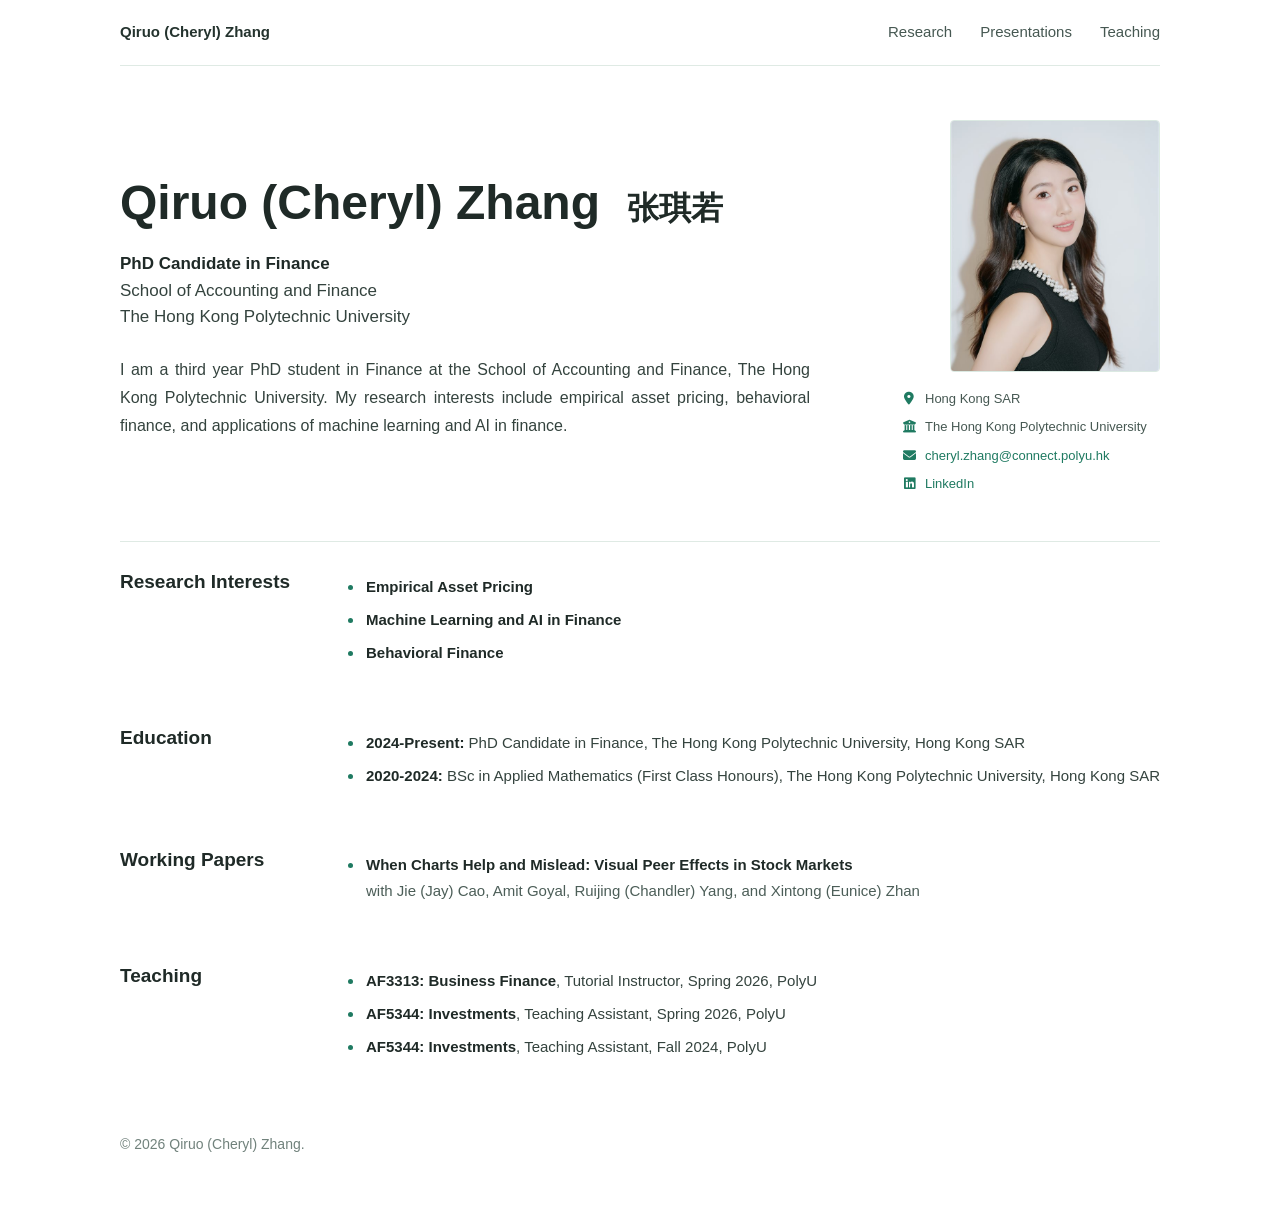
<file: index.html>
﻿<!doctype html>
<html lang="en">
<head>
  <meta charset="utf-8">
  <meta name="viewport" content="width=device-width, initial-scale=1">
  <title>Qiruo (Cheryl) Zhang</title>
  <meta name="description" content="Qiruo (Cheryl) Zhang is a Finance PhD student at The Hong Kong Polytechnic University, studying asset pricing, machine learning, AI, and behavioral finance.">
  <link rel="canonical" href="https://cheryl-qiruo-zhang.github.io/">
  <link rel="stylesheet" href="https://cdnjs.cloudflare.com/ajax/libs/font-awesome/6.5.2/css/all.min.css">
  <link rel="stylesheet" href="assets/css/style.css">
</head>
<body>
  <div class="site">
    <nav class="top-nav">
      <a class="brand" href="./">Qiruo (Cheryl) Zhang</a>
      <a href="research/">Research</a>
      <a href="presentations/">Presentations</a>
      <a href="teaching/">Teaching</a>
    </nav>

    <header class="hero">
      <div class="hero-copy">
        <h1>Qiruo (Cheryl) Zhang <span class="cn-name">张琪若</span></h1>
        <div class="academic-title">
          <p>PhD Candidate in Finance</p>
          <p>School of Accounting and Finance</p>
          <p>The Hong Kong Polytechnic University</p>
        </div>
        <p class="intro">
          I am a third year PhD student in Finance at the School of Accounting and Finance, The Hong Kong Polytechnic University.
          My research interests include empirical asset pricing, behavioral finance, and applications of machine learning and AI in finance.
        </p>
      </div>
      <div class="profile-block">
        <img class="headshot" src="assets/img/profile.jpg" alt="Qiruo (Cheryl) Zhang">
        <section class="contact-row" aria-label="Contact information">
          <span><i class="fa-solid fa-location-dot" aria-hidden="true"></i>Hong Kong SAR</span>
          <span class="no-wrap"><i class="fa-solid fa-building-columns" aria-hidden="true"></i>The Hong Kong Polytechnic University</span>
          <a href="mailto:cheryl.zhang@connect.polyu.hk"><i class="fa-solid fa-envelope" aria-hidden="true"></i>cheryl.zhang@connect.polyu.hk</a>
          <a href="https://linkedin.com/in/qiruo-zhang-477340235"><i class="fa-brands fa-linkedin" aria-hidden="true"></i>LinkedIn</a>
        </section>
      </div>
    </header>

    <main class="content">
      <section class="section section--interests">
        <h2>Research Interests</h2>
        <div class="section-body">
          <ul class="academic-list interest-list">
            <li>Empirical Asset Pricing</li>
            <li>Machine Learning and AI in Finance</li>
            <li>Behavioral Finance</li>
          </ul>
        </div>
      </section>

      <section class="section">
        <h2>Education</h2>
        <div class="section-body">
          <ul class="academic-list education-list">
            <li><strong>2024-Present:</strong> PhD Candidate in Finance, The Hong Kong Polytechnic University, Hong Kong SAR</li>
            <li><strong>2020-2024:</strong> BSc in Applied Mathematics (First Class Honours), The Hong Kong Polytechnic University, Hong Kong SAR</li>
          </ul>
        </div>
      </section>

      <section class="section">
        <h2>Working Papers</h2>
        <div class="section-body">
          <ul class="academic-list paper-list">
            <li>
              <a href="research/">When Charts Help and Mislead: Visual Peer Effects in Stock Markets</a>
              <span class="author-line">with <a href="https://sites.google.com/site/jiejaycao">Jie (Jay) Cao</a>, <a href="https://sites.google.com/view/agoyal145">Amit Goyal</a>, <a href="https://ruijingyang.github.io/">Ruijing (Chandler) Yang</a>, and <a href="https://sites.google.com/view/xintongzhan">Xintong (Eunice) Zhan</a></span>
            </li>
          </ul>
        </div>
      </section>

      <section class="section">
        <h2>Teaching</h2>
        <div class="section-body">
          <ul class="academic-list teaching-summary">
            <li><strong>AF3313: Business Finance</strong>, Tutorial Instructor, Spring 2026, PolyU</li>
            <li><strong>AF5344: Investments</strong>, Teaching Assistant, Spring 2026, PolyU</li>
            <li><strong>AF5344: Investments</strong>, Teaching Assistant, Fall 2024, PolyU</li>
          </ul>
        </div>
      </section>

      <p class="footer">© 2026 Qiruo (Cheryl) Zhang.</p>
    </main>
  </div>
</body>
</html>
</file>
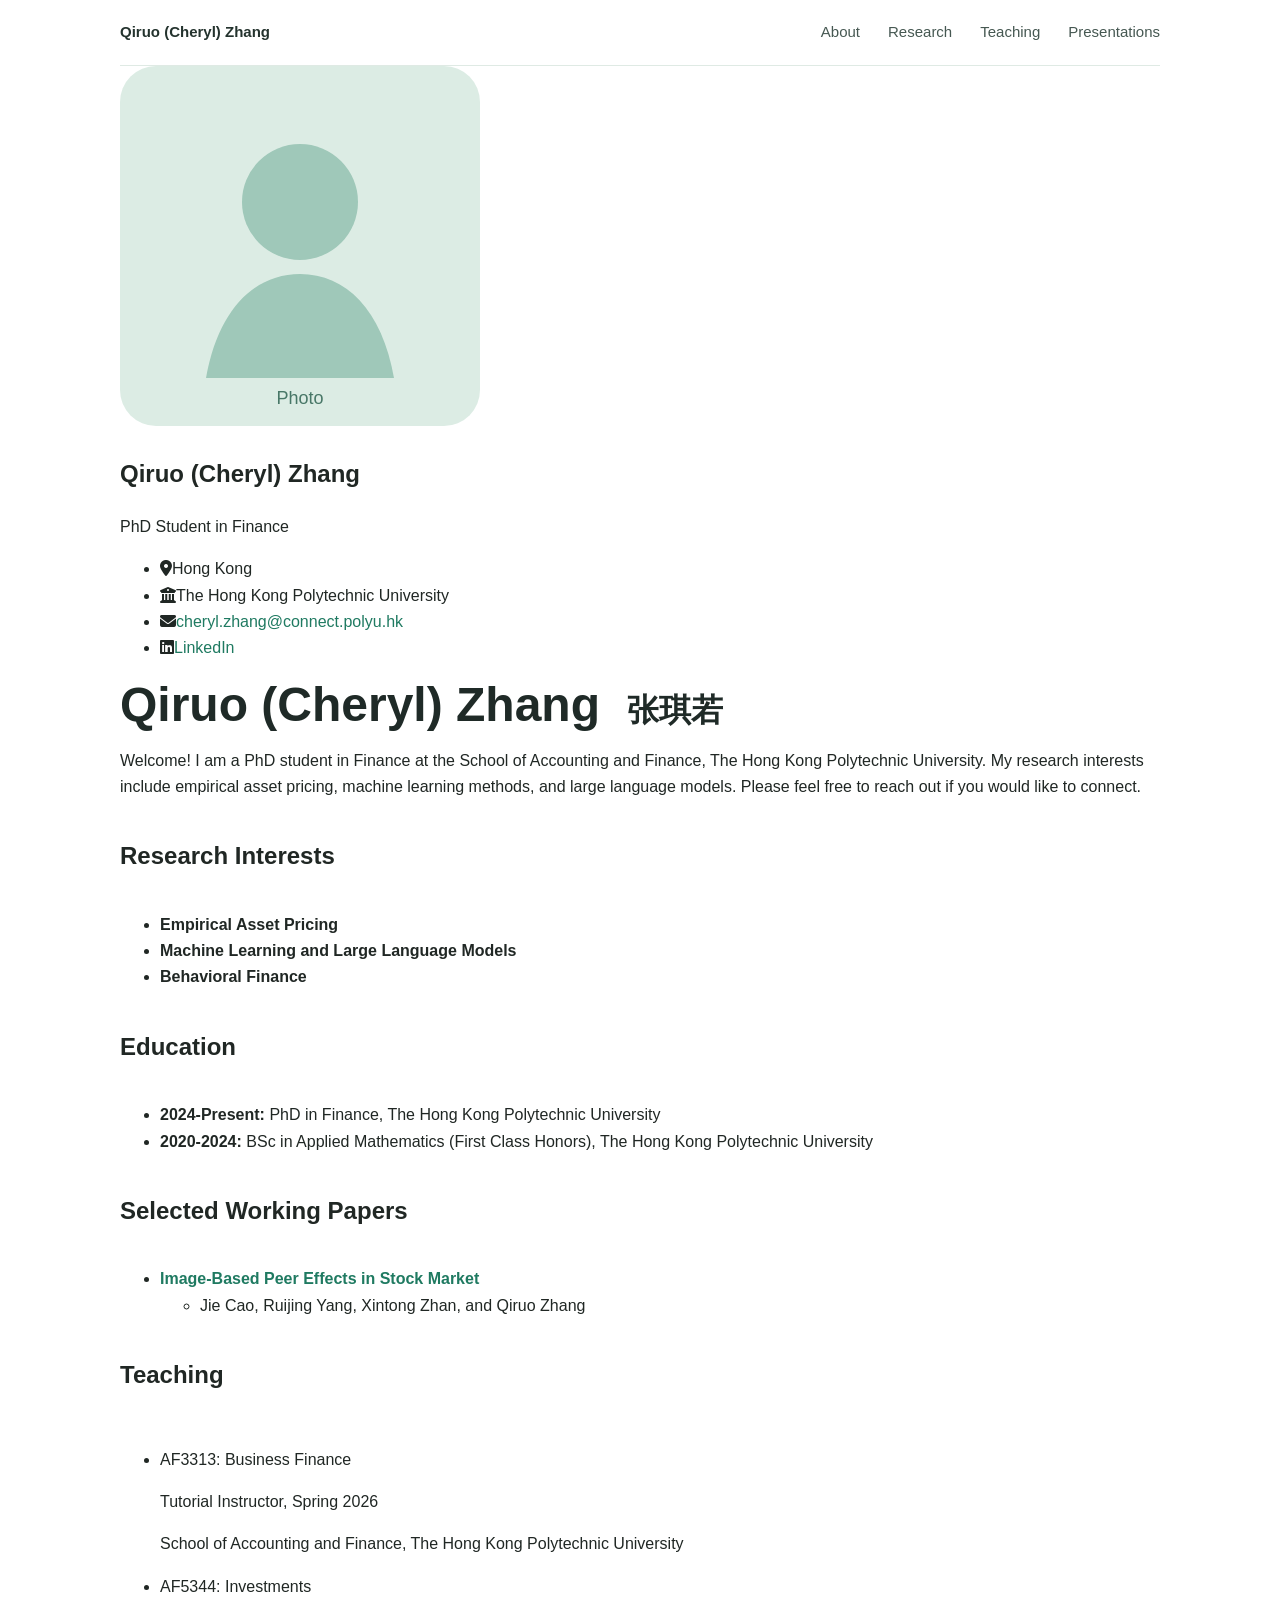
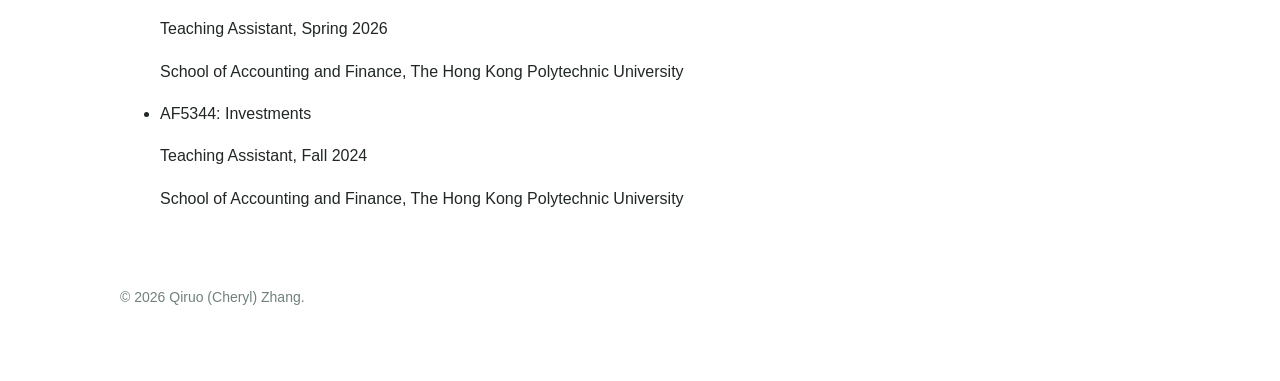
<file: about/index.html>
<!doctype html>
<html lang="zh-CN">
<head>
  <meta charset="utf-8">
  <meta name="viewport" content="width=device-width, initial-scale=1">
  <title>Qiruo (Cheryl) Zhang - Academic Homepage</title>
  <link rel="stylesheet" href="https://cdnjs.cloudflare.com/ajax/libs/font-awesome/6.5.2/css/all.min.css">
  <link rel="stylesheet" href="../assets/css/style.css">
</head>
<body>
  <div class="site">
    <nav class="top-nav">
      <a class="brand" href="../">Qiruo (Cheryl) Zhang</a>
      <a href="../">About</a>
      <a href="../research/">Research</a>
      <a href="../teaching/">Teaching</a>
      <a href="../presentations/">Presentations</a>
    </nav>

    <div class="layout">
      <aside class="sidebar">
        <img class="portrait" src="../assets/img/profile.svg" alt="Qiruo (Cheryl) Zhang">
        <h2>Qiruo (Cheryl) Zhang</h2>
        <p class="position">PhD Student in Finance</p>

        <ul class="profile-list">
          <li><i class="fa-solid fa-location-dot" aria-hidden="true"></i><span>Hong Kong</span></li>
          <li><i class="fa-solid fa-building-columns" aria-hidden="true"></i><span>The Hong Kong Polytechnic University</span></li>
          <li><i class="fa-solid fa-envelope" aria-hidden="true"></i><a href="mailto:cheryl.zhang@connect.polyu.hk">cheryl.zhang@connect.polyu.hk</a></li>
          <li><i class="fa-brands fa-linkedin" aria-hidden="true"></i><a href="https://linkedin.com/in/qiruo-zhang-477340235">LinkedIn</a></li>
        </ul>
      </aside>

      <main class="content">
        <h1>Qiruo (Cheryl) Zhang <span class="cn-name">张琪若</span></h1>

        <p>
          Welcome! I am a PhD student in Finance at the School of Accounting and Finance, The Hong Kong Polytechnic University.
          My research interests include empirical asset pricing, machine learning methods, and large language models.
          Please feel free to reach out if you would like to connect.
        </p>

        <h2>Research Interests</h2>
        <ul>
          <li><strong>Empirical Asset Pricing</strong></li>
          <li><strong>Machine Learning and Large Language Models</strong></li>
          <li><strong>Behavioral Finance</strong></li>
        </ul>

        <h2>Education</h2>
        <ul>
          <li><strong>2024-Present:</strong> PhD in Finance, The Hong Kong Polytechnic University</li>
          <li><strong>2020-2024:</strong> BSc in Applied Mathematics (First Class Honors), The Hong Kong Polytechnic University</li>
        </ul>

        <h2>Selected Working Papers</h2>
        <ul>
          <li>
            <strong><a href="../research/">Image-Based Peer Effects in Stock Market</a></strong>
            <ul>
              <li>Jie Cao, Ruijing Yang, Xintong Zhan, and Qiruo Zhang</li>
            </ul>
          </li>
        </ul>

        <h2>Teaching</h2>
        <ul class="compact-list">
          <li class="compact-item">
            <p class="compact-title">AF3313: Business Finance</p>
            <p class="compact-meta">Tutorial Instructor, Spring 2026</p>
            <p class="compact-note">School of Accounting and Finance, The Hong Kong Polytechnic University</p>
          </li>

          <li class="compact-item">
            <p class="compact-title">AF5344: Investments</p>
            <p class="compact-meta">Teaching Assistant, Spring 2026</p>
            <p class="compact-note">School of Accounting and Finance, The Hong Kong Polytechnic University</p>
          </li>

          <li class="compact-item">
            <p class="compact-title">AF5344: Investments</p>
            <p class="compact-meta">Teaching Assistant, Fall 2024</p>
            <p class="compact-note">School of Accounting and Finance, The Hong Kong Polytechnic University</p>
          </li>
        </ul>

        <p class="footer">© 2026 Qiruo (Cheryl) Zhang.</p>
      </main>
    </div>
  </div>
</body>
</html>
</file>
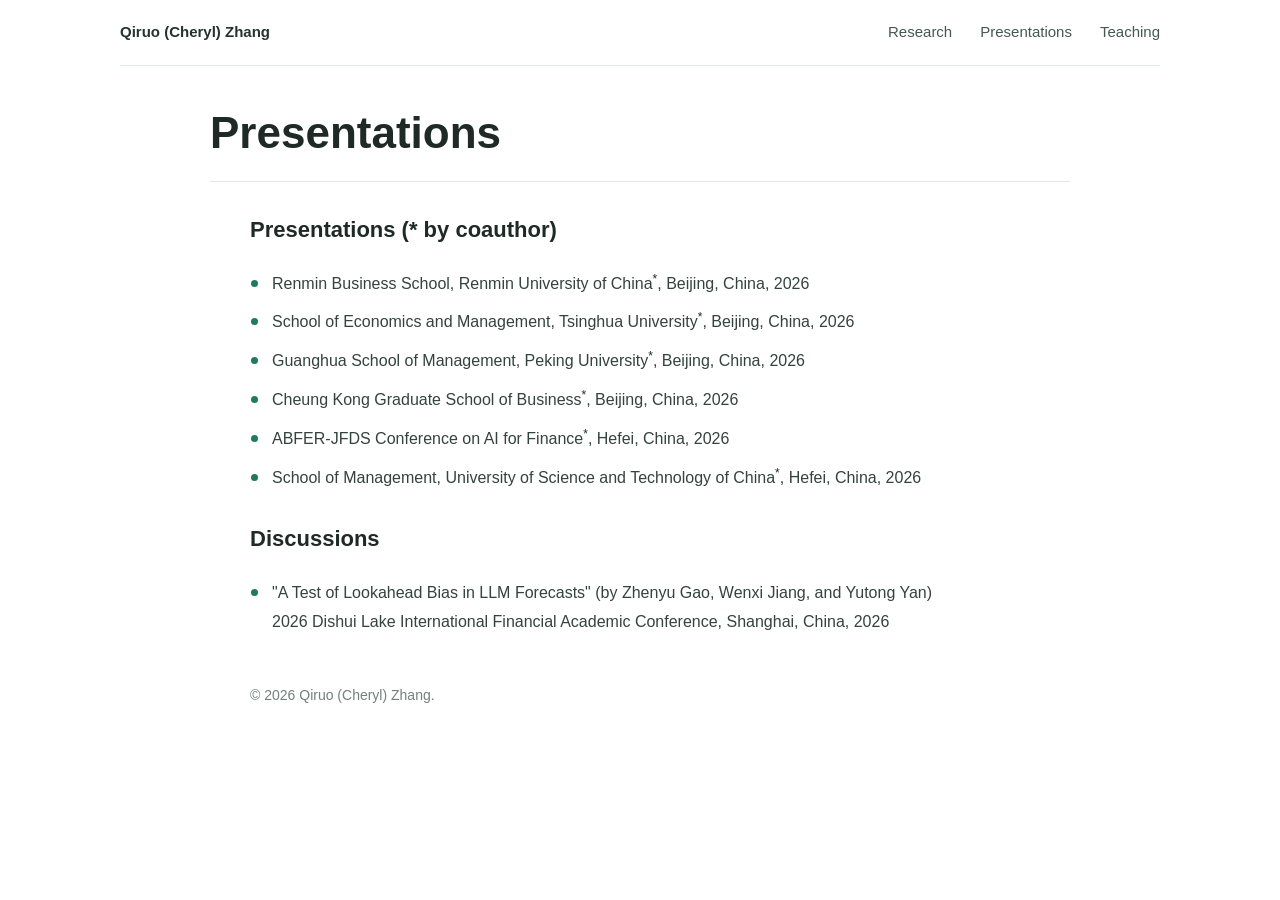
<file: presentations/index.html>
<!doctype html>
<html lang="en">
<head>
  <meta charset="utf-8">
  <meta name="viewport" content="width=device-width, initial-scale=1">
  <title>Presentations - Qiruo (Cheryl) Zhang</title>
  <meta name="description" content="Presentations and discussions by Qiruo (Cheryl) Zhang, PhD student in Finance at The Hong Kong Polytechnic University.">
  <link rel="canonical" href="https://cheryl-qiruo-zhang.github.io/presentations/">
  <link rel="stylesheet" href="https://cdnjs.cloudflare.com/ajax/libs/font-awesome/6.5.2/css/all.min.css">
  <link rel="stylesheet" href="../assets/css/style.css">
</head>
<body>
  <div class="site">
    <nav class="top-nav">
      <a class="brand" href="../">Qiruo (Cheryl) Zhang</a>
      <a href="../research/">Research</a>
      <a href="../presentations/">Presentations</a>
      <a href="../teaching/">Teaching</a>
    </nav>

    <header class="research-hero">
      <h1>Presentations</h1>
    </header>

    <main class="research-main presentation-main">
      <section class="presentation-block">
        <h2>Presentations (* by coauthor)</h2>
        <div class="presentation-list">
          <div class="presentation-item">
            <div class="presentation-detail">
              <p>Renmin Business School, Renmin University of China<sup>*</sup>, Beijing, China, 2026</p>
            </div>
          </div>
          <div class="presentation-item">
            <div class="presentation-detail">
              <p>School of Economics and Management, Tsinghua University<sup>*</sup>, Beijing, China, 2026</p>
            </div>
          </div>
          <div class="presentation-item">
            <div class="presentation-detail">
              <p>Guanghua School of Management, Peking University<sup>*</sup>, Beijing, China, 2026</p>
            </div>
          </div>
          <div class="presentation-item">
            <div class="presentation-detail">
              <p>Cheung Kong Graduate School of Business<sup>*</sup>, Beijing, China, 2026</p>
            </div>
          </div>
          <div class="presentation-item">
            <div class="presentation-detail">
              <p>ABFER-JFDS Conference on AI for Finance<sup>*</sup>, Hefei, China, 2026</p>
            </div>
          </div>
          <div class="presentation-item">
            <div class="presentation-detail">
              <p>School of Management, University of Science and Technology of China<sup>*</sup>, Hefei, China, 2026</p>
            </div>
          </div>
        </div>
      </section>

      <section class="presentation-block">
        <h2>Discussions</h2>
        <div class="presentation-list">
          <div class="presentation-item">
            <div class="presentation-detail">
              <p>"A Test of Lookahead Bias in LLM Forecasts" (by Zhenyu Gao, Wenxi Jiang, and Yutong Yan)</p>
              <p>2026 Dishui Lake International Financial Academic Conference, Shanghai, China, 2026</p>
            </div>
          </div>
        </div>
      </section>

      <p class="footer">&copy; 2026 Qiruo (Cheryl) Zhang.</p>
    </main>
  </div>
</body>
</html>
</file>
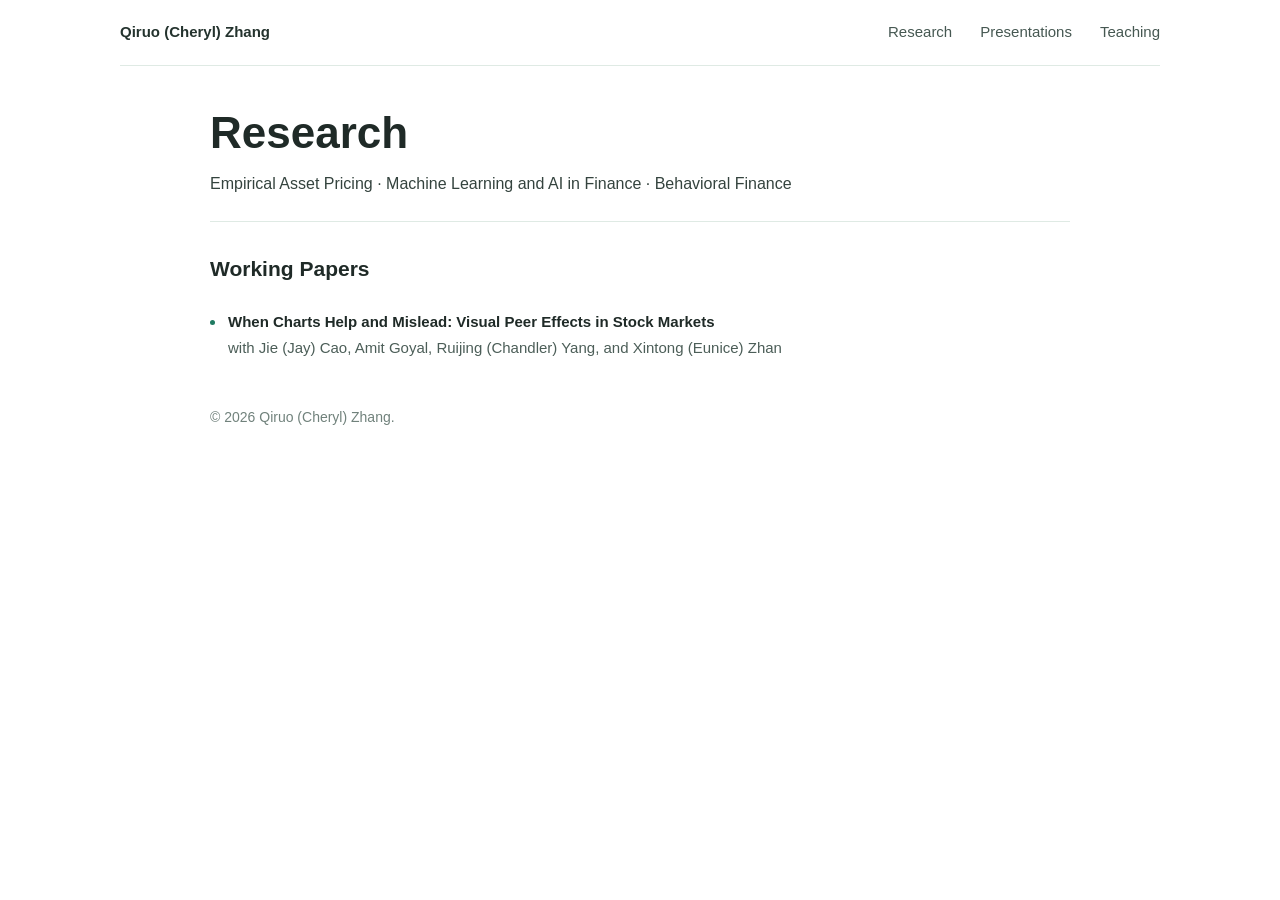
<file: research/index.html>
﻿<!doctype html>
<html lang="en">
<head>
  <meta charset="utf-8">
  <meta name="viewport" content="width=device-width, initial-scale=1">
  <title>Research - Qiruo (Cheryl) Zhang</title>
  <meta name="description" content="Research by Qiruo (Cheryl) Zhang on empirical asset pricing, machine learning, AI, and behavioral finance.">
  <link rel="canonical" href="https://cheryl-qiruo-zhang.github.io/research/">
  <link rel="stylesheet" href="https://cdnjs.cloudflare.com/ajax/libs/font-awesome/6.5.2/css/all.min.css">
  <link rel="stylesheet" href="../assets/css/style.css">
</head>
<body>
  <div class="site">
    <nav class="top-nav">
      <a class="brand" href="../">Qiruo (Cheryl) Zhang</a>
      <a href="../research/">Research</a>
      <a href="../presentations/">Presentations</a>
      <a href="../teaching/">Teaching</a>
    </nav>

    <header class="research-hero">
      <h1>Research</h1>
      <p class="page-lede">Empirical Asset Pricing · Machine Learning and AI in Finance · Behavioral Finance</p>
    </header>

    <main class="research-main">
      <section class="research-section">
        <h2>Working Papers</h2>
        <ul class="academic-list paper-list">
          <li>
            <a href="#">When Charts Help and Mislead: Visual Peer Effects in Stock Markets</a>
            <span class="author-line">with <a href="https://sites.google.com/site/jiejaycao">Jie (Jay) Cao</a>, <a href="https://sites.google.com/view/agoyal145">Amit Goyal</a>, <a href="https://ruijingyang.github.io/">Ruijing (Chandler) Yang</a>, and <a href="https://sites.google.com/view/xintongzhan">Xintong (Eunice) Zhan</a></span>
          </li>
        </ul>
      </section>

      <p class="footer">© 2026 Qiruo (Cheryl) Zhang.</p>
    </main>
  </div>
</body>
</html>
</file>
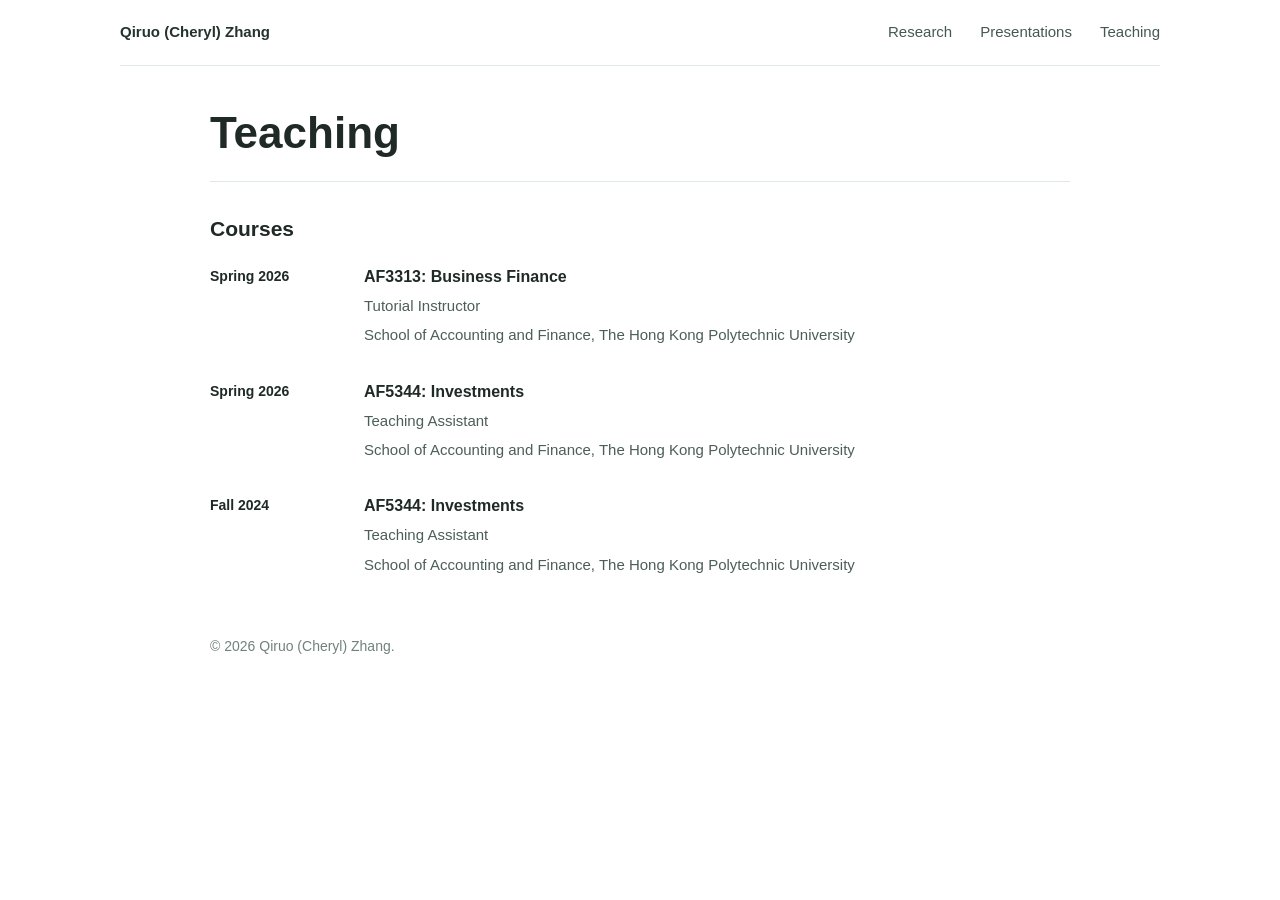
<file: teaching/index.html>
﻿<!doctype html>
<html lang="en">
<head>
  <meta charset="utf-8">
  <meta name="viewport" content="width=device-width, initial-scale=1">
  <title>Teaching - Qiruo (Cheryl) Zhang</title>
  <meta name="description" content="Teaching experience of Qiruo (Cheryl) Zhang, PhD student in Finance at The Hong Kong Polytechnic University.">
  <link rel="canonical" href="https://cheryl-qiruo-zhang.github.io/teaching/">
  <link rel="stylesheet" href="https://cdnjs.cloudflare.com/ajax/libs/font-awesome/6.5.2/css/all.min.css">
  <link rel="stylesheet" href="../assets/css/style.css">
</head>
<body>
  <div class="site">
    <nav class="top-nav">
      <a class="brand" href="../">Qiruo (Cheryl) Zhang</a>
      <a href="../research/">Research</a>
      <a href="../presentations/">Presentations</a>
      <a href="../teaching/">Teaching</a>
    </nav>

    <header class="research-hero">
      <h1>Teaching</h1>
    </header>

    <main class="research-main">
      <section class="research-section">
        <h2>Courses</h2>

        <article class="research-card teaching-card">
          <div class="research-card-label">Spring 2026</div>
          <div>
            <h3><a href="#">AF3313: Business Finance</a></h3>
            <p>Tutorial Instructor</p>
            <p>School of Accounting and Finance, The Hong Kong Polytechnic University</p>
          </div>
        </article>

        <article class="research-card teaching-card">
          <div class="research-card-label">Spring 2026</div>
          <div>
            <h3><a href="#">AF5344: Investments</a></h3>
            <p>Teaching Assistant</p>
            <p>School of Accounting and Finance, The Hong Kong Polytechnic University</p>
          </div>
        </article>

        <article class="research-card teaching-card">
          <div class="research-card-label">Fall 2024</div>
          <div>
            <h3><a href="#">AF5344: Investments</a></h3>
            <p>Teaching Assistant</p>
            <p>School of Accounting and Finance, The Hong Kong Polytechnic University</p>
          </div>
        </article>
      </section>

      <p class="footer">© 2026 Qiruo (Cheryl) Zhang.</p>
    </main>
  </div>
</body>
</html>
</file>
<file: assets/css/style.css>
* {
  box-sizing: border-box;
}

html {
  background: #ffffff;
}

body {
  margin: 0;
  color: #202724;
  background: #ffffff;
  font-family: "Inter", -apple-system, BlinkMacSystemFont, "Segoe UI", Arial, "Microsoft YaHei", sans-serif;
  font-size: 16px;
  line-height: 1.65;
}

a {
  color: #1f7a61;
  text-decoration: none;
}

a:hover,
a:focus {
  text-decoration: underline;
}

.site {
  width: min(1040px, calc(100% - 48px));
  margin: 0 auto;
}

.top-nav {
  display: flex;
  align-items: center;
  gap: 28px;
  min-height: 66px;
  border-bottom: 1px solid #dfeae4;
  font-size: 15px;
}

.brand {
  margin-right: auto;
  color: #24332e;
  font-weight: 760;
}

.top-nav a:not(.brand) {
  color: #465852;
}

.hero {
  display: grid;
  grid-template-columns: minmax(0, 1fr) 260px;
  gap: 64px;
  align-items: center;
  padding: 54px 0 46px;
  border-bottom: 1px solid #dfeae4;
}

.hero-copy {
  width: 100%;
}

.eyebrow {
  margin: 0 0 14px;
  color: #1f7a61;
  font-size: 13px;
  font-weight: 800;
  letter-spacing: 0.08em;
  text-transform: uppercase;
}

h1 {
  margin: 0;
  color: #1f2a27;
  font-size: clamp(36px, 4.1vw, 48px);
  line-height: 1.12;
  font-weight: 760;
  white-space: nowrap;
}

.cn-name {
  margin-left: 14px;
  color: #1f2a27;
  font-family: KaiTi, STKaiti, "Kaiti SC", "楷体", serif;
  font-size: 0.66em;
  font-weight: 600;
  white-space: nowrap;
}

.subtitle {
  margin: 24px 0 0;
  color: #465852;
  font-size: 19px;
  line-height: 1.45;
}

.academic-title {
  margin-top: 22px;
  color: #34433e;
  font-size: 17px;
  line-height: 1.55;
}

.academic-title p {
  margin: 0;
}

.academic-title p:first-child {
  color: #1f2a27;
  font-weight: 720;
}

.intro {
  max-width: 690px;
  margin: 26px 0 0;
  color: #34433e;
  font-size: 16px;
  line-height: 1.72;
  text-align: justify;
}

.headshot {
  width: 210px;
  height: 252px;
  display: block;
  object-fit: cover;
  object-position: center 18%;
  margin-left: auto;
  border-radius: 4px;
  border: 1px solid #dbe9e2;
  box-shadow: none;
}

.profile-block {
  width: 260px;
}

.contact-row {
  display: grid;
  grid-template-columns: 1fr;
  gap: 7px;
  padding: 16px 0 0;
  color: #465852;
  font-size: 13px;
  justify-items: start;
  text-align: left;
}

.contact-row i {
  width: 18px;
  margin-right: 7px;
  color: #1f7a61;
  text-align: center;
}

.contact-row a,
.contact-row span {
  overflow-wrap: anywhere;
}

.contact-row .no-wrap {
  white-space: nowrap;
}

.content {
  display: grid;
  grid-template-columns: minmax(0, 1fr);
  max-width: none;
  padding: 0 0 58px;
}

.section {
  display: grid;
  grid-template-columns: 190px minmax(0, 1fr);
  gap: 38px;
  padding: 28px 0;
}

.section h2 {
  margin: 0;
  color: #1f2a27;
  font-size: 19px;
  line-height: 1.3;
  letter-spacing: 0;
}

.section-body {
  min-width: 0;
}

.interest-grid {
  display: flex;
  flex-wrap: wrap;
  gap: 10px;
}

.interest-grid span {
  display: inline-flex;
  align-items: center;
  min-height: 34px;
  padding: 6px 13px;
  border: 1px solid #cfe3d9;
  border-radius: 999px;
  background: #ffffff;
  color: #1f7a61;
  font-weight: 700;
  line-height: 1.25;
}

.academic-list {
  margin: 0;
  padding: 0;
  list-style: none;
}

.academic-list li {
  position: relative;
  padding: 5px 0 5px 18px;
  color: #34433e;
  font-size: 15px;
  line-height: 1.55;
}

.academic-list li::before {
  content: "";
  position: absolute;
  top: 15px;
  left: 0;
  width: 5px;
  height: 5px;
  border-radius: 50%;
  background: #1f7a61;
}

.interest-list {
  display: grid;
  grid-template-columns: 1fr;
  column-gap: 36px;
}

.interest-list li {
  color: #1f2a27;
  font-weight: 730;
}

.paper-entry {
  padding: 1px 0 1px 18px;
  border-left: 2px solid #a8d9c4;
}

.paper-entry h3,
.paper-entry p {
  margin: 0;
}

.paper-entry h3 {
  color: #1f2a27;
  font-size: 16px;
  font-weight: 760;
  line-height: 1.45;
}

.paper-entry h3 a {
  color: #1f2a27;
}

.paper-entry p {
  margin-top: 5px;
  color: #4c5e58;
  font-size: 15px;
  line-height: 1.5;
}

.paper-entry .author-line a {
  color: inherit;
}

.paper-list a {
  color: #1f2a27;
  font-weight: 730;
}

.paper-list .author-line {
  display: block;
  margin-top: 3px;
  color: #4c5e58;
  font-size: 15px;
}

.paper-list .author-line a {
  color: inherit;
  font-weight: inherit;
}

.education-list strong {
  color: #1f2a27;
  font-weight: 730;
}

.teaching-summary strong {
  color: #1f2a27;
  font-weight: 730;
}

.detail-list {
  display: grid;
  gap: 0;
}

.detail-item {
  display: grid;
  grid-template-columns: 128px minmax(0, 1fr);
  gap: 18px;
  align-items: start;
  padding: 18px 0;
  border-bottom: 1px solid #edf3ef;
}

.detail-item:last-child {
  border-bottom: 0;
}

.education-item {
  grid-template-columns: 1fr;
  gap: 0;
  padding: 18px 0;
}

.education-item:last-child {
  padding-bottom: 18px;
}

.year,
.term {
  margin: 0;
  color: #1f7a61;
  font-size: 14px;
  font-weight: 800;
  white-space: nowrap;
}

.item-title,
.item-meta {
  margin: 0;
}

.item-title {
  color: #24332e;
  font-weight: 750;
}

.item-meta {
  margin-top: 2px;
  color: #4c5e58;
  font-size: 15px;
}

.paper-item {
  padding: 18px 20px;
  border-left: 3px solid #a8d9c4;
  background: #ffffff;
}

.paper-title {
  color: #1f7a61;
  font-weight: 800;
}

.clean-list {
  display: grid;
  gap: 14px;
}

.clean-item {
  display: grid;
  grid-template-columns: 136px minmax(0, 1fr);
  gap: 24px;
  align-items: start;
  padding: 16px 0;
  border-bottom: 1px solid #edf3ef;
}

.clean-item:first-child {
  padding-top: 0;
}

.clean-item:last-child {
  padding-bottom: 0;
  border-bottom: 0;
}

.clean-item--highlight {
  padding: 18px 20px;
  border-bottom: 0;
  border-left: 3px solid #a8d9c4;
  background: #ffffff;
}

.paper-highlight {
  grid-template-columns: 1fr;
}

.clean-marker {
  color: #1f7a61;
  font-size: 14px;
  font-weight: 800;
  line-height: 1.45;
  white-space: nowrap;
}

.clean-content h3,
.clean-content p {
  margin: 0;
}

.clean-content h3 {
  color: #24332e;
  font-size: 16px;
  font-weight: 760;
  line-height: 1.45;
}

.clean-content h3 a {
  color: #1f7a61;
}

.clean-content p {
  margin-top: 3px;
  color: #4c5e58;
  font-size: 15px;
  line-height: 1.5;
}

.cv-list {
  display: grid;
  gap: 0;
}

.cv-item {
  display: grid;
  grid-template-columns: 132px minmax(0, 1fr);
  gap: 22px;
  align-items: baseline;
  padding: 17px 0;
  margin-bottom: 0;
  border-bottom: 1px solid #edf3ef;
}

.cv-item:last-child {
  margin-bottom: 0;
  border-bottom: 0;
}

.cv-item--paper {
  margin-bottom: 0;
  padding: 17px 20px;
  border-bottom: 0;
  border-left: 3px solid #a8d9c4;
  background: #ffffff;
}

.cv-date,
.cv-title,
.cv-meta {
  margin: 0;
}

.cv-date {
  color: #1f7a61;
  font-size: 14px;
  font-weight: 800;
  white-space: nowrap;
}

.cv-title {
  color: #24332e;
  font-weight: 750;
  line-height: 1.45;
}

.cv-link {
  color: #1f7a61;
}

.cv-meta {
  margin-top: 3px;
  color: #4c5e58;
  font-size: 15px;
  line-height: 1.5;
}

.entry,
.research-entry,
.teaching-entry {
  margin-bottom: 28px;
  padding-bottom: 22px;
  border-bottom: 1px solid #e4eee8;
}

.entry h2,
.research-entry h2,
.teaching-entry h2 {
  margin: 0 0 6px;
  color: #1f2a27;
  font-size: 22px;
  line-height: 1.3;
}

.entry-meta,
.entry-note {
  margin: 3px 0 0;
  color: #34433e;
}

.entry-note {
  font-size: 15px;
}

.research-hero {
  max-width: 860px;
  margin: 0 auto;
  padding: 42px 0 24px;
  text-align: left;
  border-bottom: 1px solid #dfeae4;
}

.research-hero + .research-main {
  padding-top: 30px;
}

.research-hero h1 {
  font-size: clamp(34px, 4vw, 44px);
  line-height: 1.12;
}

.page-lede {
  max-width: 760px;
  margin: 14px 0 0;
  color: #34433e;
  font-size: 16px;
  line-height: 1.6;
}

.research-tags {
  display: flex;
  justify-content: center;
  flex-wrap: wrap;
  gap: 10px;
  margin-top: 22px;
}

.research-tags span {
  display: inline-flex;
  align-items: center;
  min-height: 34px;
  padding: 6px 13px;
  border: 1px solid #cfe3d9;
  border-radius: 999px;
  background: #ffffff;
  color: #1f2a27;
  font-weight: 700;
  line-height: 1.25;
}

.research-main {
  max-width: 860px;
  margin: 0 auto;
  padding: 30px 0 58px;
}

.research-section h2 {
  margin: 0 0 18px;
  color: #1f2a27;
  font-size: 21px;
}

.research-card {
  display: grid;
  grid-template-columns: 132px minmax(0, 1fr);
  gap: 22px;
  padding: 17px 0;
  border-top: 1px solid #e4eee8;
  background: transparent;
}

.research-card--plain {
  grid-template-columns: 1fr;
}

.teaching-card {
  margin-bottom: 16px;
  border-top: 0;
  padding-top: 0;
}

.teaching-card:last-child {
  margin-bottom: 0;
}

.research-card-label {
  color: #1f2a27;
  font-size: 14px;
  font-weight: 800;
  white-space: nowrap;
}

.research-card h3,
.research-card p {
  margin: 0;
}

.research-card h3 {
  font-size: 16px;
  line-height: 1.45;
}

.research-card h3 a {
  color: #1f2a27;
  font-weight: 730;
}

.research-card p {
  margin-top: 6px;
  color: #4c5e58;
  font-size: 15px;
  line-height: 1.55;
}

.author-line a {
  color: inherit;
}

.presentation-main {
  max-width: 780px;
}

.presentation-block + .presentation-block {
  margin-top: 24px;
}

.presentation-block h2 {
  margin: 0;
  color: #1f2a27;
  font-size: 22px;
  letter-spacing: 0;
}

.presentation-list {
  margin-top: 16px;
}

.presentation-item {
  position: relative;
  padding: 7px 0 7px 22px;
}

.presentation-item::before {
  content: "";
  position: absolute;
  top: 15px;
  left: 1px;
  width: 7px;
  height: 7px;
  border-radius: 50%;
  background: #1f7a61;
}

.presentation-row {
  display: grid;
  grid-template-columns: 96px minmax(0, 1fr);
  gap: 24px;
  padding: 17px 0;
  border-bottom: 1px solid #dfeae4;
}

.presentation-row--empty {
  grid-template-columns: 1fr;
}

.presentation-year {
  color: #1f2a27;
  font-size: 14px;
  font-weight: 800;
  line-height: 1.55;
}

.presentation-detail p {
  margin: 0;
  color: #34433e;
  font-size: 16px;
  line-height: 1.55;
}

.presentation-detail p + p {
  margin-top: 5px;
}

.presentation-detail .presentation-title {
  color: #1f2a27;
  font-weight: 700;
}

.presentation-detail sup {
  color: #1f2a27;
  font-size: 12px;
  line-height: 0;
}

.footer {
  margin-top: 42px;
  color: #71827c;
  font-size: 14px;
}

@media (max-width: 820px) {
  .site {
    width: min(100% - 36px, 720px);
  }

  .top-nav {
    flex-wrap: wrap;
    gap: 12px 18px;
    padding: 14px 0;
  }

  .brand {
    width: 100%;
  }

  .hero,
  .section {
    display: block;
  }

  .headshot {
    width: 190px;
    height: 230px;
    margin-left: 0;
    margin-top: 28px;
  }

  .profile-block {
    width: auto;
  }

  .contact-row .no-wrap {
    white-space: normal;
  }

  .section h2 {
    margin-bottom: 12px;
  }

  .detail-item {
    grid-template-columns: 1fr;
    gap: 4px;
  }

  .cv-item {
    grid-template-columns: 1fr;
    gap: 4px;
  }

  .clean-item {
    grid-template-columns: 1fr;
    gap: 5px;
  }

  .interest-list {
    grid-template-columns: 1fr;
  }

  .research-card {
    grid-template-columns: 1fr;
    gap: 8px;
  }

  .presentation-row {
    grid-template-columns: 1fr;
    gap: 4px;
  }

  .cn-name {
    display: block;
    margin: 8px 0 0;
  }

  h1 {
    white-space: normal;
  }
}
</file>
